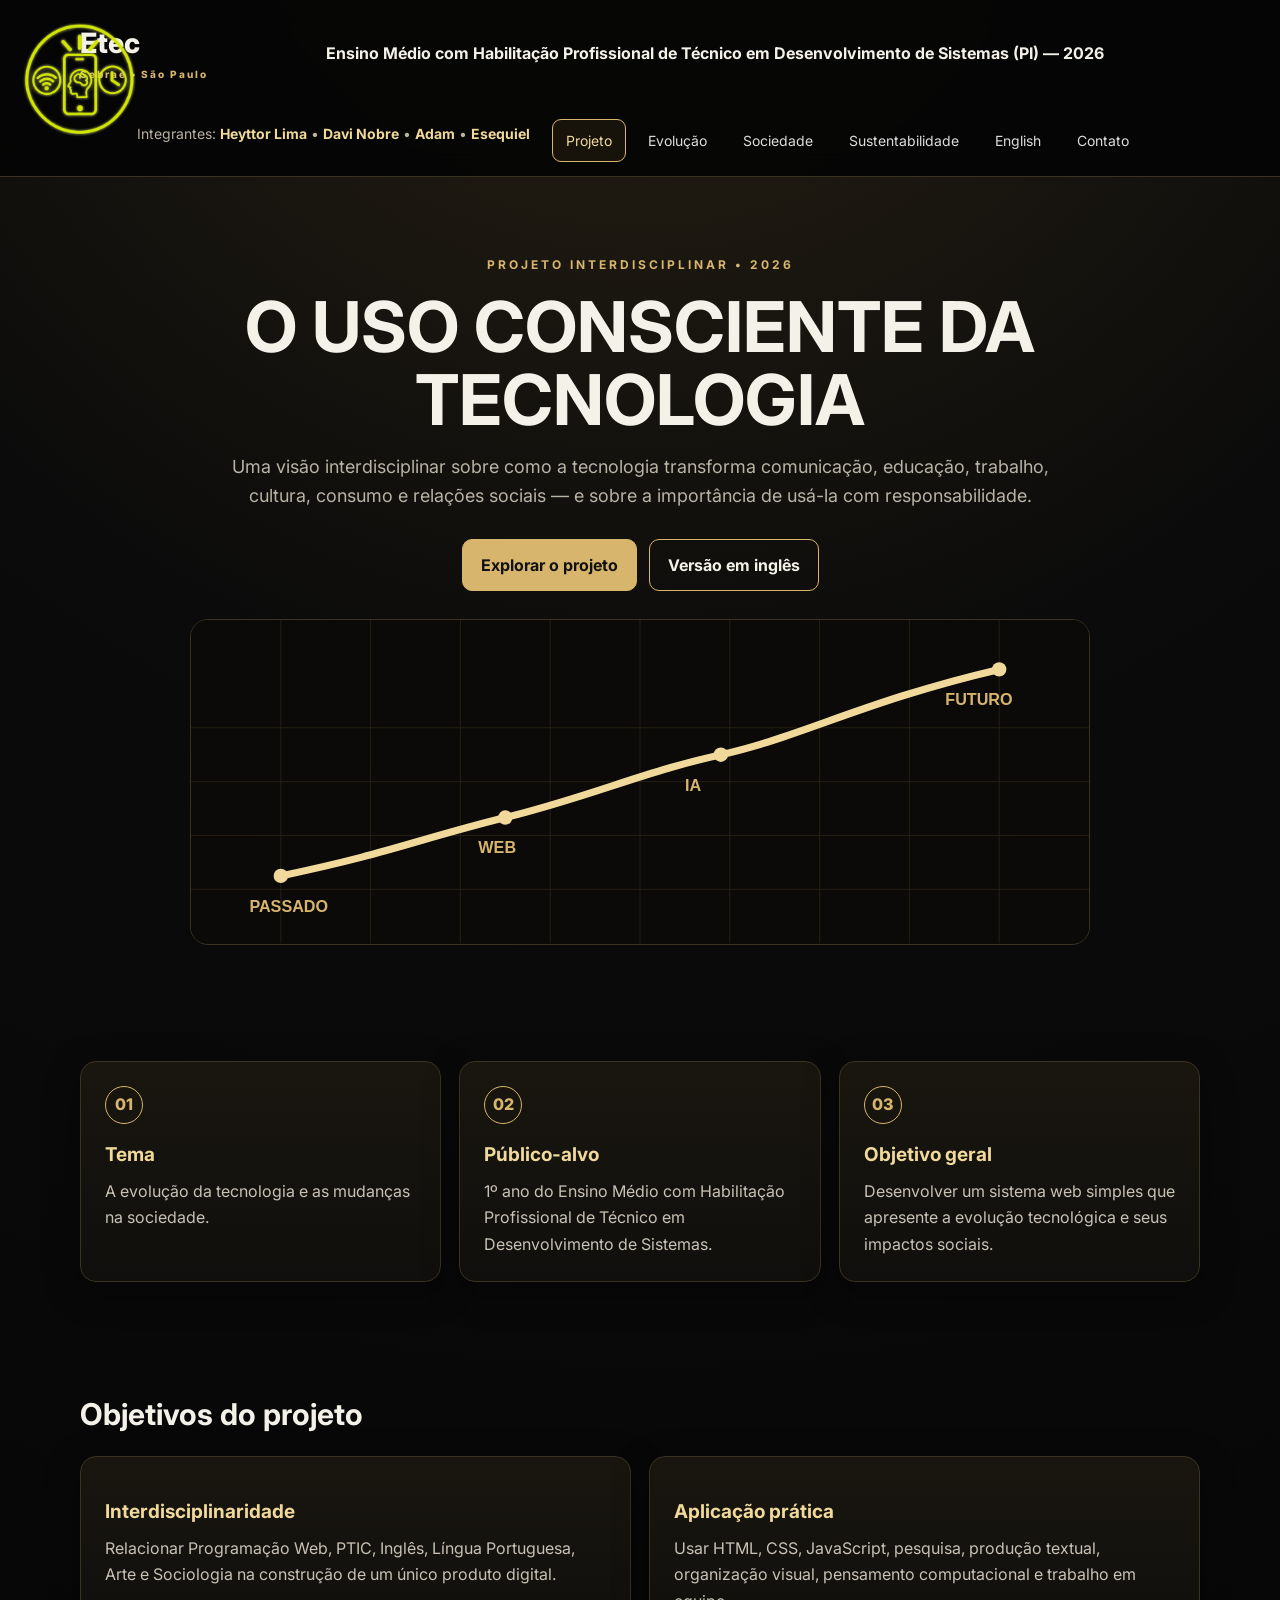
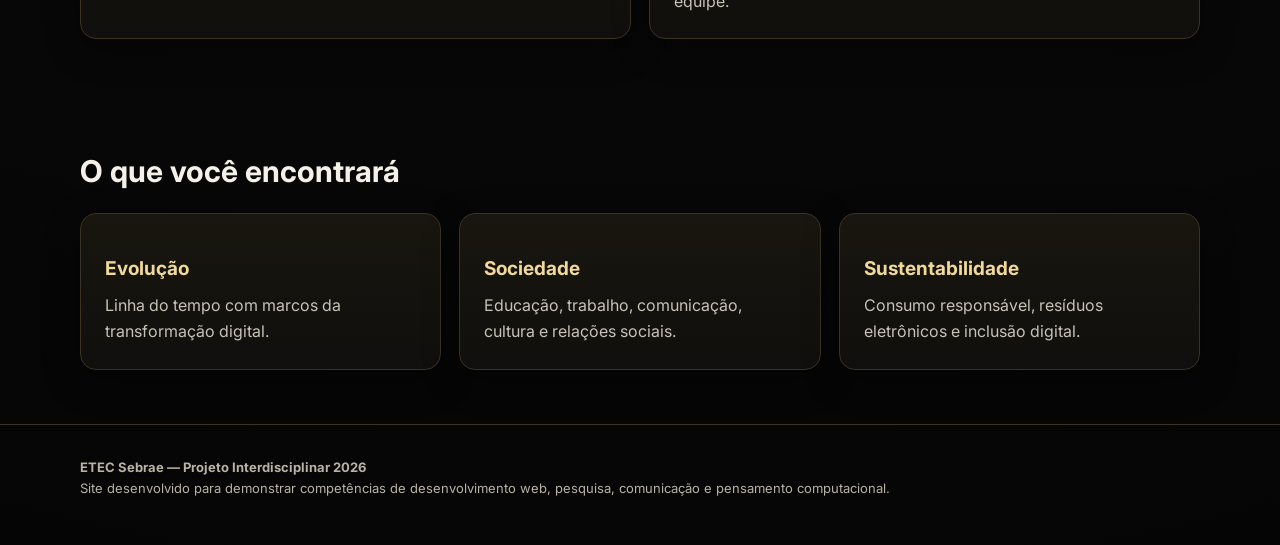
<file: index.html>
<!doctype html>
<html lang="pt-BR">
<head>
    <meta charset="utf-8">
    <meta name="viewport" content="width=device-width,initial-scale=1">
    <title>evoluA ção da tecnologia e as mudanças na sociedade | ETEC Sebrae</title>
    <link rel="stylesheet" href="style.css">
</head>

<body>

<header class="top">
    <div class="container">
        <div class="logo-container">
    <img src="logo.png" alt="Logo do site">
</div>
        <div class="brandline">
            <div class="brand">
                Etec
                <span>Sebrae • São Paulo</span>
            </div>

         

        <div class="project-title">
            Ensino Médio com Habilitação Profissional de Técnico em Desenvolvimento de Sistemas (PI) — 2026
        </div>

        <div class="members">
            Integrantes:
            <strong>Heyttor Lima</strong> •
            <strong>Davi Nobre</strong> •
            <strong>Adam</strong> •
            <strong>Esequiel</strong>
        </div>

        <button class="menu-btn">☰ Menu</button>

        <nav>
            <a class="active" href="index.html">Projeto</a>
            <a href="evolucao.html">Evolução</a>
            <a href="sociedade.html">Sociedade</a>
            <a href="sustentabilidade.html">Sustentabilidade</a>
            <a href="ingles.html">English</a>
            <a href="contato.html">Contato</a>
        </nav>

    </div>
</header>

<main>

<section class="hero">
    <div class="container">

        <div class="kicker">
            Projeto Interdisciplinar • 2026
        </div>

        <h1>
             O USO CONSCIENTE DA TECNOLOGIA
        </h1>

        <p class="lead">
            Uma visão interdisciplinar sobre como a tecnologia transforma
            comunicação, educação, trabalho, cultura, consumo e relações sociais
            — e sobre a importância de usá-la com responsabilidade.
        </p>

        <div class="btns">
            <a class="btn primary" href="evolucao.html">
                Explorar o projeto
            </a>

            <a class="btn" href="ingles.html">
                Versão em inglês
            </a>
        </div>

        <div class="art">

            <svg viewBox="0 0 1000 360"
                 xmlns="http://www.w3.org/2000/svg">

                <rect width="1000"
                      height="360"
                      fill="#0b0a08"/>

                <g stroke="#3d311e" opacity=".6">

                    <path d="M0 300H1000"/>
                    <path d="M0 240H1000"/>
                    <path d="M0 180H1000"/>
                    <path d="M0 120H1000"/>

                    <path d="M100 0V360"/>
                    <path d="M200 0V360"/>
                    <path d="M300 0V360"/>
                    <path d="M400 0V360"/>
                    <path d="M500 0V360"/>
                    <path d="M600 0V360"/>
                    <path d="M700 0V360"/>
                    <path d="M800 0V360"/>
                    <path d="M900 0V360"/>

                </g>

                <path
                    d="M100 285
                    C220 260 250 245 350 220
                    S500 170 590 150
                    S750 90 900 55"
                    fill="none"
                    stroke="#f0d99a"
                    stroke-width="8"/>

                <g fill="#f0d99a">
                    <circle cx="100" cy="285" r="8"/>
                    <circle cx="350" cy="220" r="8"/>
                    <circle cx="590" cy="150" r="8"/>
                    <circle cx="900" cy="55" r="8"/>
                </g>

                <g
                    fill="#d7b56d"
                    font-family="Arial"
                    font-weight="700">

                    <text x="65" y="325" font-size="18">
                        PASSADO
                    </text>

                    <text x="320" y="260" font-size="18">
                        WEB
                    </text>

                    <text x="550" y="190" font-size="18">
                        IA
                    </text>

                    <text x="840" y="95" font-size="18">
                        FUTURO
                    </text>

                </g>

            </svg>

        </div>

    </div>
</section>


<section>

    <div class="container">

        <div class="grid">

            <article class="card reveal">

                <div class="number">
                    01
                </div>

                <h3>Tema</h3>

                <p>
                    A evolução da tecnologia e as mudanças na sociedade.
                </p>

            </article>


            <article class="card reveal">

                <div class="number">
                    02
                </div>

                <h3>Público-alvo</h3>

                <p>
                    1º ano do Ensino Médio com Habilitação Profissional
                    de Técnico em Desenvolvimento de Sistemas.
                </p>

            </article>


            <article class="card reveal">

                <div class="number">
                    03
                </div>

                <h3>Objetivo geral</h3>

                <p>
                    Desenvolver um sistema web simples que apresente
                    a evolução tecnológica e seus impactos sociais.
                </p>

            </article>

        </div>

    </div>

</section>


<section>

    <div class="container">

        <h2>
            Objetivos do projeto
        </h2>

        <div class="grid2">

            <article class="card reveal">

                <h3>
                    Interdisciplinaridade
                </h3>

                <p>
                    Relacionar Programação Web, PTIC, Inglês,
                    Língua Portuguesa, Arte e Sociologia na construção
                    de um único produto digital.
                </p>

            </article>


            <article class="card reveal">

                <h3>
                    Aplicação prática
                </h3>

                <p>
                    Usar HTML, CSS, JavaScript, pesquisa,
                    produção textual, organização visual,
                    pensamento computacional e trabalho em equipe.
                </p>

            </article>

        </div>

    </div>

</section>


<section>

    <div class="container">

        <h2>
            O que você encontrará
        </h2>

        <div class="grid">

            <article class="card reveal">

                <h3>
                    Evolução
                </h3>

                <p>
                    Linha do tempo com marcos da transformação digital.
                </p>

            </article>


            <article class="card reveal">

                <h3>
                    Sociedade
                </h3>

                <p>
                    Educação, trabalho, comunicação, cultura e relações sociais.
                </p>

            </article>


            <article class="card reveal">

                <h3>
                    Sustentabilidade
                </h3>

                <p>
                    Consumo responsável, resíduos eletrônicos e inclusão digital.
                </p>

            </article>

        </div>

    </div>

</section>

</main>


<footer>

    <div class="container">

        <p>
            <strong>
                ETEC Sebrae — Projeto Interdisciplinar 2026
            </strong>
        </p>

        <p>
            Site desenvolvido para demonstrar competências de desenvolvimento
            web, pesquisa, comunicação e pensamento computacional.
        </p>

    </div>

</footer>


<script src="script.js"></script>

</body>
</html>
</file>
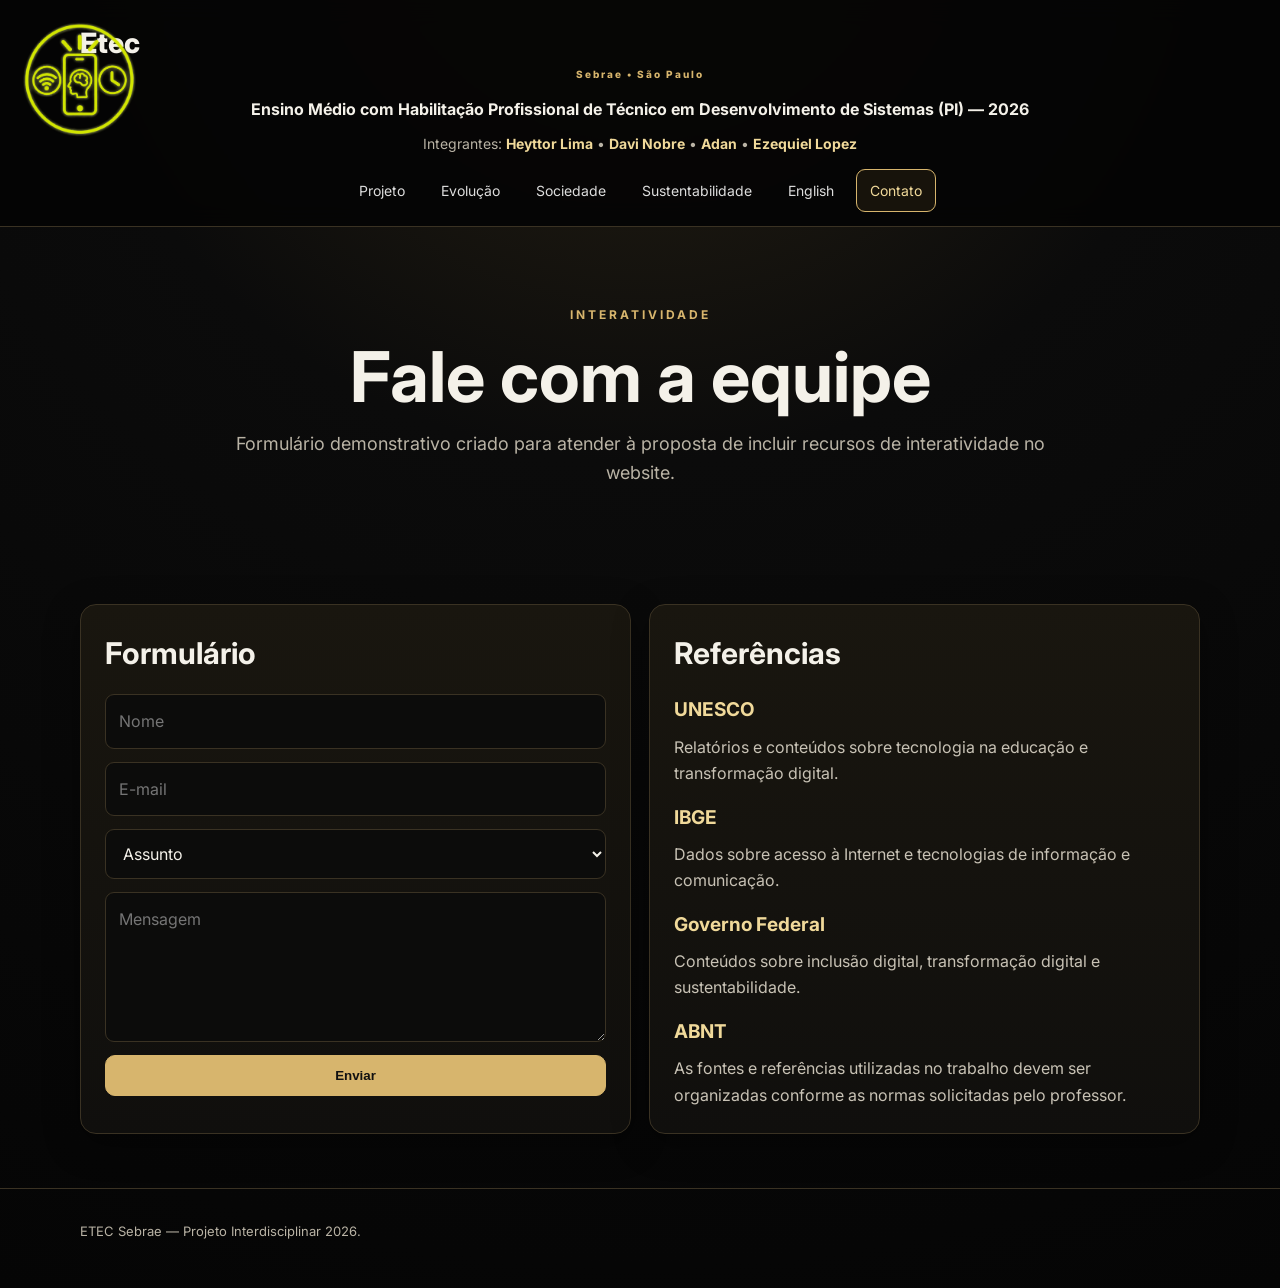
<file: contato.html>
<!DOCTYPE html>
<html lang="pt-BR">

<head>

    <meta charset="UTF-8">
    <meta name="viewport" content="width=device-width, initial-scale=1.0">

    <title>Contato e Referências</title>

    <link rel="stylesheet" href="style.css">

</head>

<body>

<header class="top">

    <div class="container">

        <div class="logo-container">
    <img src="logo.png" alt="Logo do site">
   </div>
            <div class="brand">
                Etec
                <span>Sebrae • São Paulo</span>
            </div>


        </div>

        <div class="project-title">
            Ensino Médio com Habilitação Profissional de Técnico em Desenvolvimento de Sistemas (PI) — 2026
        </div>

        <div class="members">

            Integrantes:

            <strong>Heyttor Lima</strong> •
            <strong>Davi Nobre</strong> •
            <strong>Adan</strong> •
            <strong>Ezequiel Lopez</strong>

        </div>

        <button class="menu-btn">
            ☰ Menu
        </button>

        <nav>

            <a href="index.html">
                Projeto
            </a>

            <a href="evolucao.html">
                Evolução
            </a>

            <a href="sociedade.html">
                Sociedade
            </a>

            <a href="sustentabilidade.html">
                Sustentabilidade
            </a>

            <a href="ingles.html">
                English
            </a>

            <a class="active" href="contato.html">
                Contato
            </a>

        </nav>

    </div>

</header>


<main>

<section class="hero">

    <div class="container">

        <div class="kicker">
            Interatividade
        </div>

        <h1>
            Fale com a equipe
        </h1>

        <p class="lead">
            Formulário demonstrativo criado para atender à proposta
            de incluir recursos de interatividade no website.
        </p>

    </div>

</section>


<section>

    <div class="container grid2">


        <div class="card">

            <h2>
                Formulário
            </h2>

            <form class="form">

                <input
                    required
                    type="text"
                    placeholder="Nome">


                <input
                    required
                    type="email"
                    placeholder="E-mail">


                <select required>

                    <option value="">
                        Assunto
                    </option>

                    <option>
                        Projeto
                    </option>

                    <option>
                        Tecnologia
                    </option>

                    <option>
                        Sustentabilidade
                    </option>

                </select>


                <textarea
                    required
                    placeholder="Mensagem"></textarea>


                <button
                    class="btn primary"
                    type="submit">

                    Enviar

                </button>


                <p class="form-msg"></p>

            </form>

        </div>


        <div class="card">

            <h2>
                Referências
            </h2>


            <h3>
                UNESCO
            </h3>

            <p>
                Relatórios e conteúdos sobre tecnologia na educação
                e transformação digital.
            </p>


            <h3>
                IBGE
            </h3>

            <p>
                Dados sobre acesso à Internet e tecnologias
                de informação e comunicação.
            </p>


            <h3>
                Governo Federal
            </h3>

            <p>
                Conteúdos sobre inclusão digital,
                transformação digital e sustentabilidade.
            </p>


            <h3>
                ABNT
            </h3>

            <p>
                As fontes e referências utilizadas no trabalho
                devem ser organizadas conforme as normas solicitadas
                pelo professor.
            </p>

        </div>


    </div>

</section>

</main>


<footer>

    <div class="container">

        <p>
            ETEC Sebrae — Projeto Interdisciplinar 2026.
        </p>

    </div>

</footer>


<script src="script.js"></script>

</body>

</html>
</file>
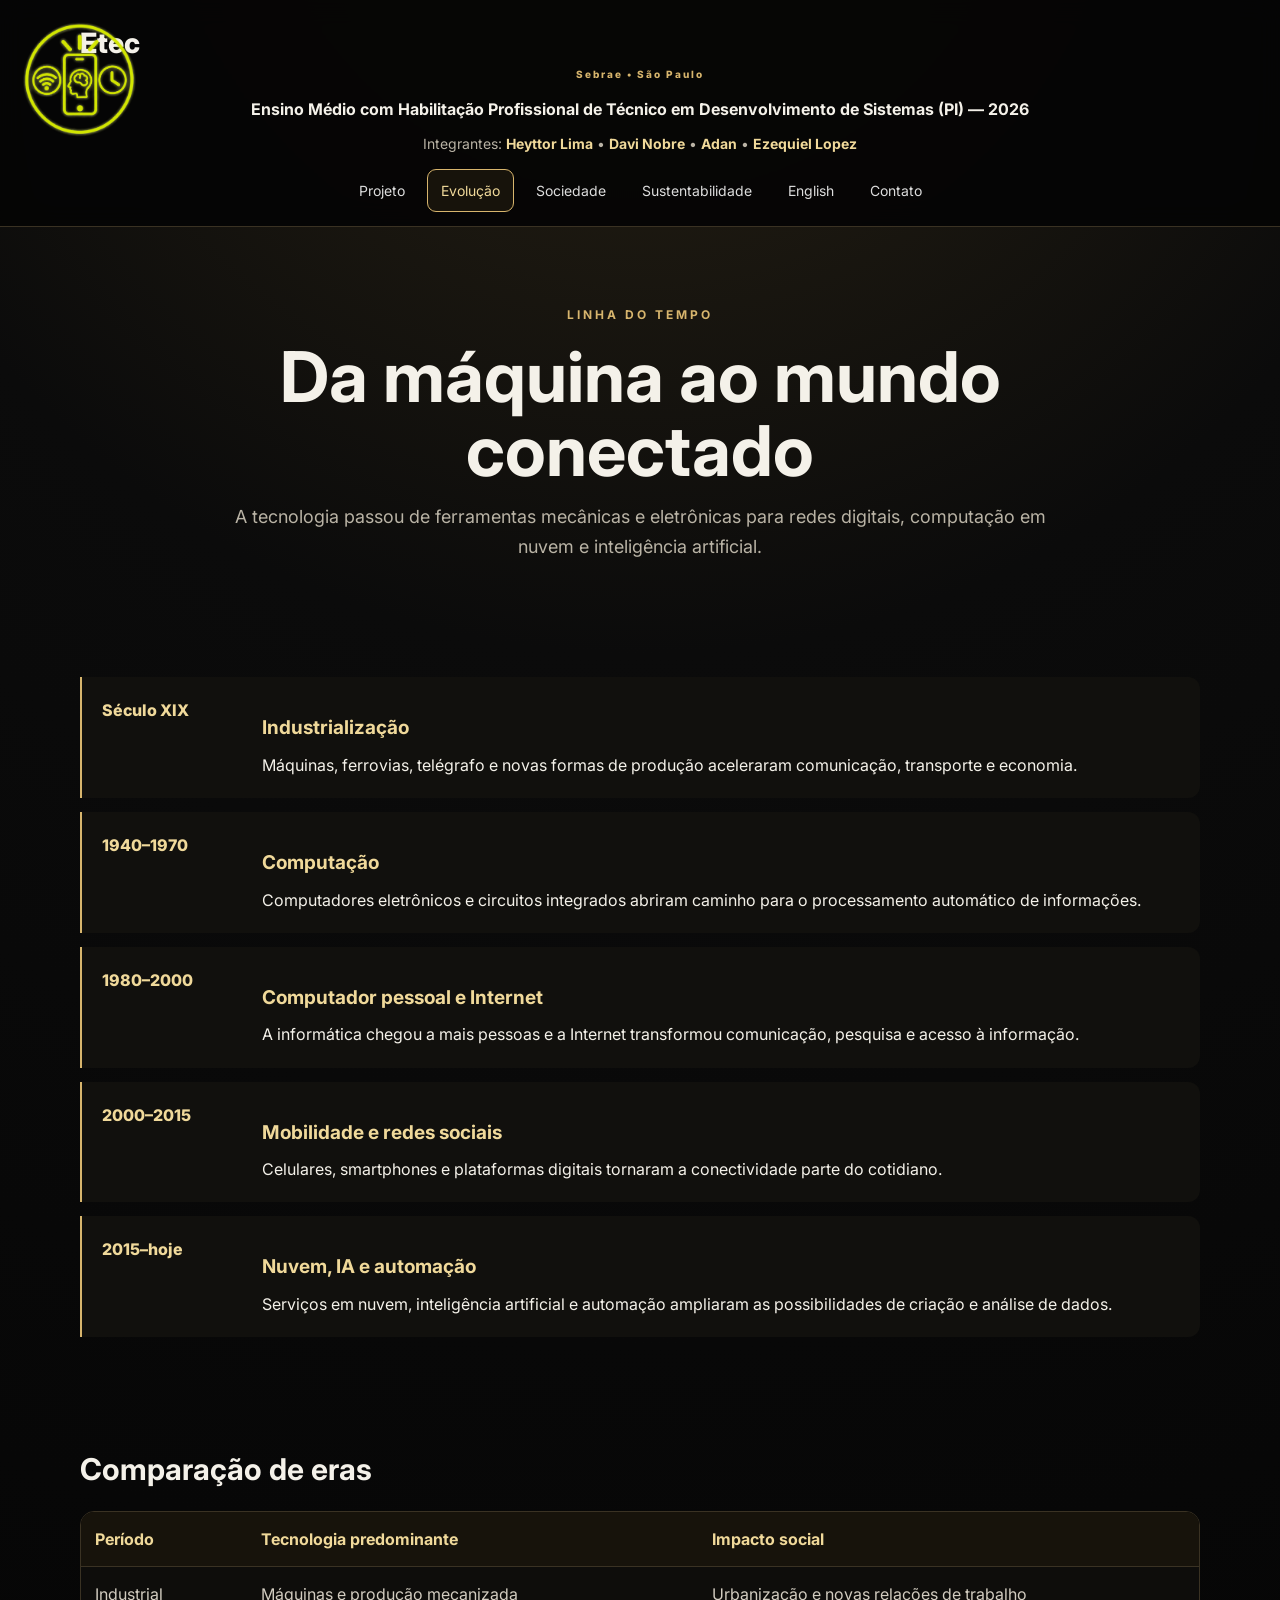
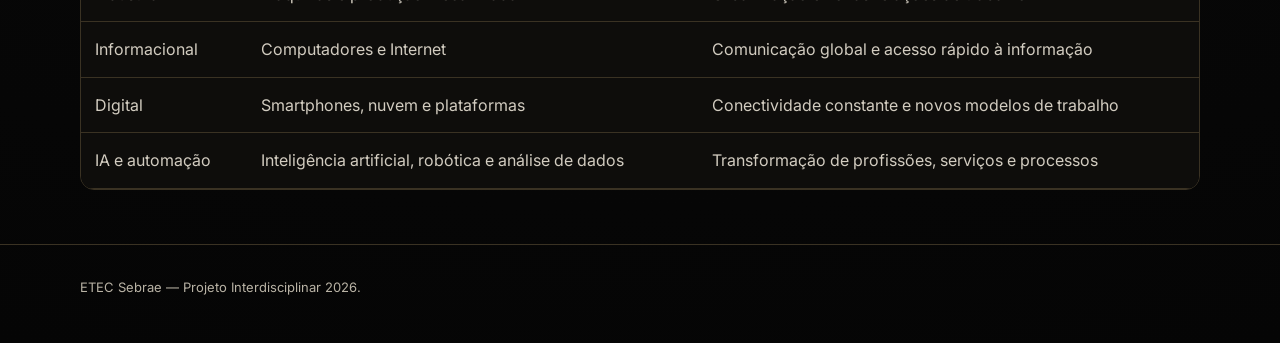
<file: evolucao.html>
<!DOCTYPE html>
<html lang="pt-BR">

<head>

    <meta charset="UTF-8">
    <meta name="viewport" content="width=device-width, initial-scale=1.0">

    <title>Evolução da Tecnologia</title>

    <link rel="stylesheet" href="style.css">

</head>

<body>

<header class="top">

    <div class="container">
       <div class="logo-container">
    <img src="logo.png" alt="Logo do site">
</div>
            <div class="brand">
                Etec
                <span>Sebrae • São Paulo</span>
            </div>

           

        </div>

        <div class="project-title">
            Ensino Médio com Habilitação Profissional de Técnico em Desenvolvimento de Sistemas (PI) — 2026
        </div>

        <div class="members">

            Integrantes:

            <strong>Heyttor Lima</strong> •
            <strong>Davi Nobre</strong> •
            <strong>Adan</strong> •
            <strong>Ezequiel Lopez</strong>

        </div>

        <button class="menu-btn">
            ☰ Menu
        </button>

        <nav>

            <a href="index.html">
                Projeto
            </a>

            <a class="active" href="evolucao.html">
                Evolução
            </a>

            <a href="sociedade.html">
                Sociedade
            </a>

            <a href="sustentabilidade.html">
                Sustentabilidade
            </a>

            <a href="ingles.html">
                English
            </a>

            <a href="contato.html">
                Contato
            </a>

        </nav>

    </div>

</header>


<main>

<section class="hero">

    <div class="container">

        <div class="kicker">
            Linha do tempo
        </div>

        <h1>
            Da máquina ao mundo conectado
        </h1>

        <p class="lead">
            A tecnologia passou de ferramentas mecânicas e eletrônicas
            para redes digitais, computação em nuvem e inteligência artificial.
        </p>

    </div>

</section>


<section>

    <div class="container">

        <div class="timeline">


            <div class="item reveal">

                <div class="year">
                    Século XIX
                </div>

                <div>

                    <h3>
                        Industrialização
                    </h3>

                    <p>
                        Máquinas, ferrovias, telégrafo e novas formas
                        de produção aceleraram comunicação, transporte
                        e economia.
                    </p>

                </div>

            </div>


            <div class="item reveal">

                <div class="year">
                    1940–1970
                </div>

                <div>

                    <h3>
                        Computação
                    </h3>

                    <p>
                        Computadores eletrônicos e circuitos integrados
                        abriram caminho para o processamento automático
                        de informações.
                    </p>

                </div>

            </div>


            <div class="item reveal">

                <div class="year">
                    1980–2000
                </div>

                <div>

                    <h3>
                        Computador pessoal e Internet
                    </h3>

                    <p>
                        A informática chegou a mais pessoas e a Internet
                        transformou comunicação, pesquisa e acesso à informação.
                    </p>

                </div>

            </div>


            <div class="item reveal">

                <div class="year">
                    2000–2015
                </div>

                <div>

                    <h3>
                        Mobilidade e redes sociais
                    </h3>

                    <p>
                        Celulares, smartphones e plataformas digitais
                        tornaram a conectividade parte do cotidiano.
                    </p>

                </div>

            </div>


            <div class="item reveal">

                <div class="year">
                    2015–hoje
                </div>

                <div>

                    <h3>
                        Nuvem, IA e automação
                    </h3>

                    <p>
                        Serviços em nuvem, inteligência artificial e automação
                        ampliaram as possibilidades de criação e análise de dados.
                    </p>

                </div>

            </div>


        </div>

    </div>

</section>


<section>

    <div class="container">

        <h2>
            Comparação de eras
        </h2>

        <div class="table-wrap">

            <table>

                <tr>

                    <th>
                        Período
                    </th>

                    <th>
                        Tecnologia predominante
                    </th>

                    <th>
                        Impacto social
                    </th>

                </tr>


                <tr>

                    <td>
                        Industrial
                    </td>

                    <td>
                        Máquinas e produção mecanizada
                    </td>

                    <td>
                        Urbanização e novas relações de trabalho
                    </td>

                </tr>


                <tr>

                    <td>
                        Informacional
                    </td>

                    <td>
                        Computadores e Internet
                    </td>

                    <td>
                        Comunicação global e acesso rápido à informação
                    </td>

                </tr>


                <tr>

                    <td>
                        Digital
                    </td>

                    <td>
                        Smartphones, nuvem e plataformas
                    </td>

                    <td>
                        Conectividade constante e novos modelos de trabalho
                    </td>

                </tr>


                <tr>

                    <td>
                        IA e automação
                    </td>

                    <td>
                        Inteligência artificial, robótica e análise de dados
                    </td>

                    <td>
                        Transformação de profissões, serviços e processos
                    </td>

                </tr>

            </table>

        </div>

    </div>

</section>

</main>


<footer>

    <div class="container">

        <p>
            ETEC Sebrae — Projeto Interdisciplinar 2026.
        </p>

    </div>

</footer>


<script src="script.js"></script>

</body>

</html>
</file>
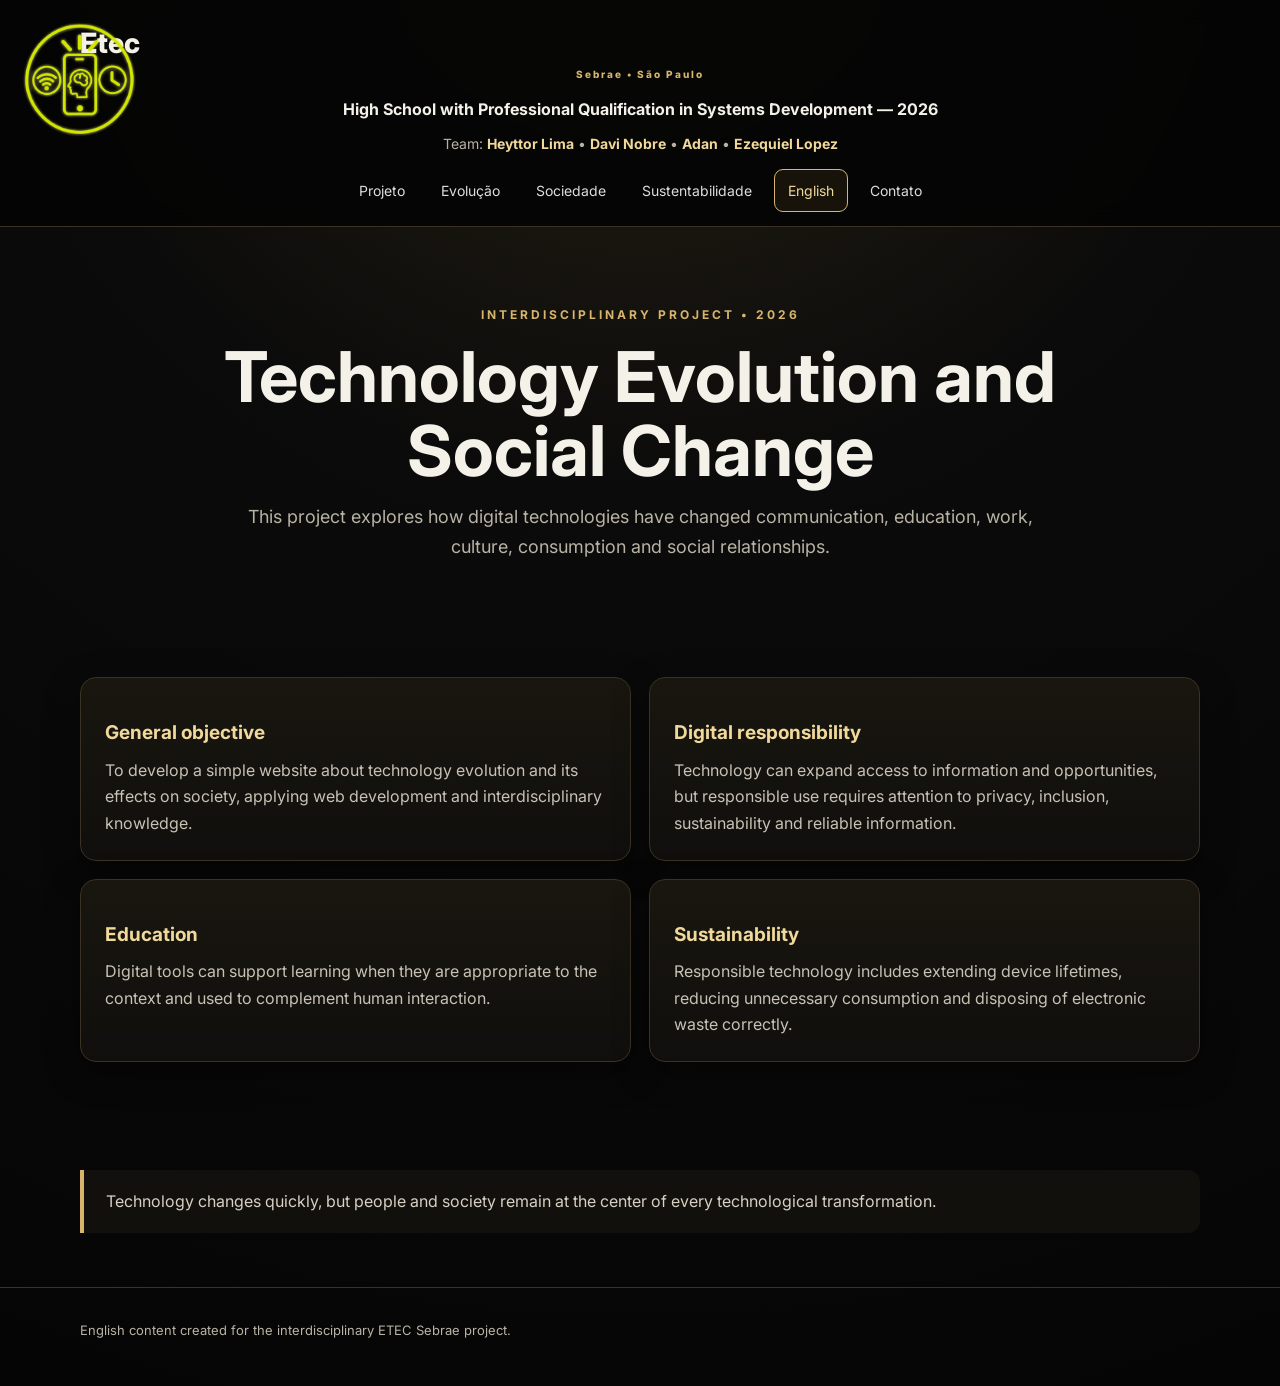
<file: ingles.html>
<!DOCTYPE html>
<html lang="en">

<head>

    <meta charset="UTF-8">
    <meta name="viewport" content="width=device-width, initial-scale=1.0">

    <title>Technology Evolution and Social Change</title>

    <link rel="stylesheet" href="style.css">

</head>

<body>

<header class="top">

    <div class="container">

         <div class="logo-container">
    <img src="logo.png" alt="Logo do site">
</div>
            <div class="brand">
                Etec
                <span>Sebrae • São Paulo</span>
            </div>

        

        </div>

        <div class="project-title">
            High School with Professional Qualification in Systems Development — 2026
        </div>

        <div class="members">

            Team:

            <strong>Heyttor Lima</strong> •
            <strong>Davi Nobre</strong> •
            <strong>Adan</strong> •
            <strong>Ezequiel Lopez</strong>

        </div>

        <button class="menu-btn">
            ☰ Menu
        </button>

        <nav>

            <a href="index.html">
                Projeto
            </a>

            <a href="evolucao.html">
                Evolução
            </a>

            <a href="sociedade.html">
                Sociedade
            </a>

            <a href="sustentabilidade.html">
                Sustentabilidade
            </a>

            <a class="active" href="ingles.html">
                English
            </a>

            <a href="contato.html">
                Contato
            </a>

        </nav>

    </div>

</header>


<main>

<section class="hero">

    <div class="container">

        <div class="kicker">
            Interdisciplinary Project • 2026
        </div>

        <h1>
            Technology Evolution and Social Change
        </h1>

        <p class="lead">
            This project explores how digital technologies have changed
            communication, education, work, culture, consumption
            and social relationships.
        </p>

    </div>

</section>


<section>

    <div class="container">

        <div class="grid2">


            <article class="card reveal">

                <h3>
                    General objective
                </h3>

                <p>
                    To develop a simple website about technology evolution
                    and its effects on society, applying web development
                    and interdisciplinary knowledge.
                </p>

            </article>


            <article class="card reveal">

                <h3>
                    Digital responsibility
                </h3>

                <p>
                    Technology can expand access to information and opportunities,
                    but responsible use requires attention to privacy,
                    inclusion, sustainability and reliable information.
                </p>

            </article>


            <article class="card reveal">

                <h3>
                    Education
                </h3>

                <p>
                    Digital tools can support learning when they are appropriate
                    to the context and used to complement human interaction.
                </p>

            </article>


            <article class="card reveal">

                <h3>
                    Sustainability
                </h3>

                <p>
                    Responsible technology includes extending device lifetimes,
                    reducing unnecessary consumption and disposing of electronic
                    waste correctly.
                </p>

            </article>


        </div>

    </div>

</section>


<section>

    <div class="container">

        <div class="quote">

            Technology changes quickly, but people and society remain
            at the center of every technological transformation.

        </div>

    </div>

</section>

</main>


<footer>

    <div class="container">

        <p>
            English content created for the interdisciplinary ETEC Sebrae project.
        </p>

    </div>

</footer>


<script src="script.js"></script>

</body>

</html>
</file>
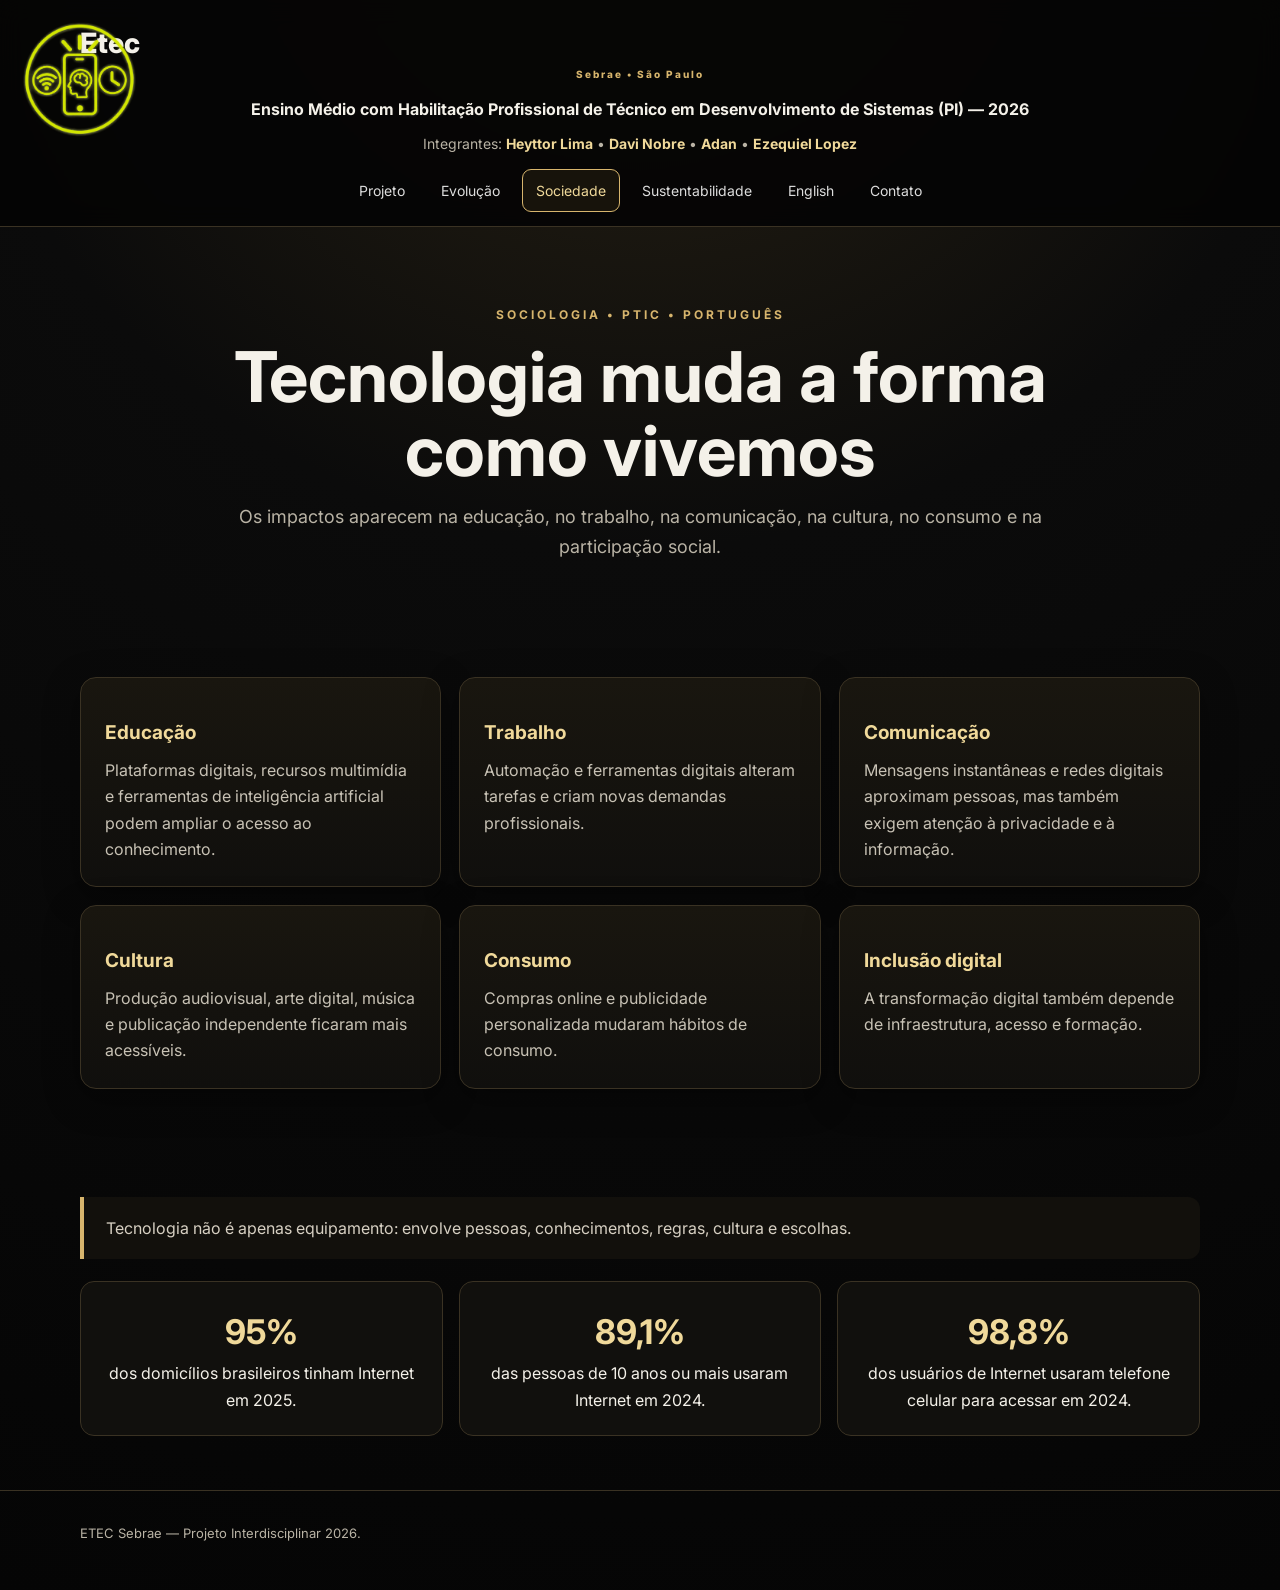
<file: sociedade.html>
<!DOCTYPE html>
<html lang="pt-BR">

<head>

    <meta charset="UTF-8">
    <meta name="viewport" content="width=device-width, initial-scale=1.0">

    <title>Tecnologia e Sociedade</title>

    <link rel="stylesheet" href="style.css">

</head>

<body>

<header class="top">

    <div class="container">

         <div class="logo-container">
    <img src="logo.png" alt="Logo do site">
</div>
            <div class="brand">
                Etec
                <span>Sebrae • São Paulo</span>
            </div>

        

        </div>

        <div class="project-title">
            Ensino Médio com Habilitação Profissional de Técnico em Desenvolvimento de Sistemas (PI) — 2026
        </div>

        <div class="members">

            Integrantes:

            <strong>Heyttor Lima</strong> •
            <strong>Davi Nobre</strong> •
            <strong>Adan</strong> •
            <strong>Ezequiel Lopez</strong>

        </div>

        <button class="menu-btn">
            ☰ Menu
        </button>

        <nav>

            <a href="index.html">
                Projeto
            </a>

            <a href="evolucao.html">
                Evolução
            </a>

            <a class="active" href="sociedade.html">
                Sociedade
            </a>

            <a href="sustentabilidade.html">
                Sustentabilidade
            </a>

            <a href="ingles.html">
                English
            </a>

            <a href="contato.html">
                Contato
            </a>

        </nav>

    </div>

</header>


<main>

<section class="hero">

    <div class="container">

        <div class="kicker">
            Sociologia • PTIC • Português
        </div>

        <h1>
            Tecnologia muda a forma como vivemos
        </h1>

        <p class="lead">
            Os impactos aparecem na educação, no trabalho,
            na comunicação, na cultura, no consumo e na participação social.
        </p>

    </div>

</section>


<section>

    <div class="container">

        <div class="grid">


            <article class="card reveal">

                <h3>
                    Educação
                </h3>

                <p>
                    Plataformas digitais, recursos multimídia e ferramentas
                    de inteligência artificial podem ampliar o acesso ao conhecimento.
                </p>

            </article>


            <article class="card reveal">

                <h3>
                    Trabalho
                </h3>

                <p>
                    Automação e ferramentas digitais alteram tarefas
                    e criam novas demandas profissionais.
                </p>

            </article>


            <article class="card reveal">

                <h3>
                    Comunicação
                </h3>

                <p>
                    Mensagens instantâneas e redes digitais aproximam pessoas,
                    mas também exigem atenção à privacidade e à informação.
                </p>

            </article>


            <article class="card reveal">

                <h3>
                    Cultura
                </h3>

                <p>
                    Produção audiovisual, arte digital, música e publicação
                    independente ficaram mais acessíveis.
                </p>

            </article>


            <article class="card reveal">

                <h3>
                    Consumo
                </h3>

                <p>
                    Compras online e publicidade personalizada
                    mudaram hábitos de consumo.
                </p>

            </article>


            <article class="card reveal">

                <h3>
                    Inclusão digital
                </h3>

                <p>
                    A transformação digital também depende de infraestrutura,
                    acesso e formação.
                </p>

            </article>


        </div>

    </div>

</section>


<section>

    <div class="container">

        <div class="quote">

            Tecnologia não é apenas equipamento:
            envolve pessoas, conhecimentos, regras,
            cultura e escolhas.

        </div>


        <div class="stats">


            <div class="stat">

                <strong>
                    95%
                </strong>

                <span>
                    dos domicílios brasileiros tinham Internet em 2025.
                </span>

            </div>


            <div class="stat">

                <strong>
                    89,1%
                </strong>

                <span>
                    das pessoas de 10 anos ou mais usaram Internet em 2024.
                </span>

            </div>


            <div class="stat">

                <strong>
                    98,8%
                </strong>

                <span>
                    dos usuários de Internet usaram telefone celular para acessar em 2024.
                </span>

            </div>


        </div>

    </div>

</section>

</main>


<footer>

    <div class="container">

        <p>
            ETEC Sebrae — Projeto Interdisciplinar 2026.
        </p>

    </div>

</footer>


<script src="script.js"></script>

</body>

</html>
</file>
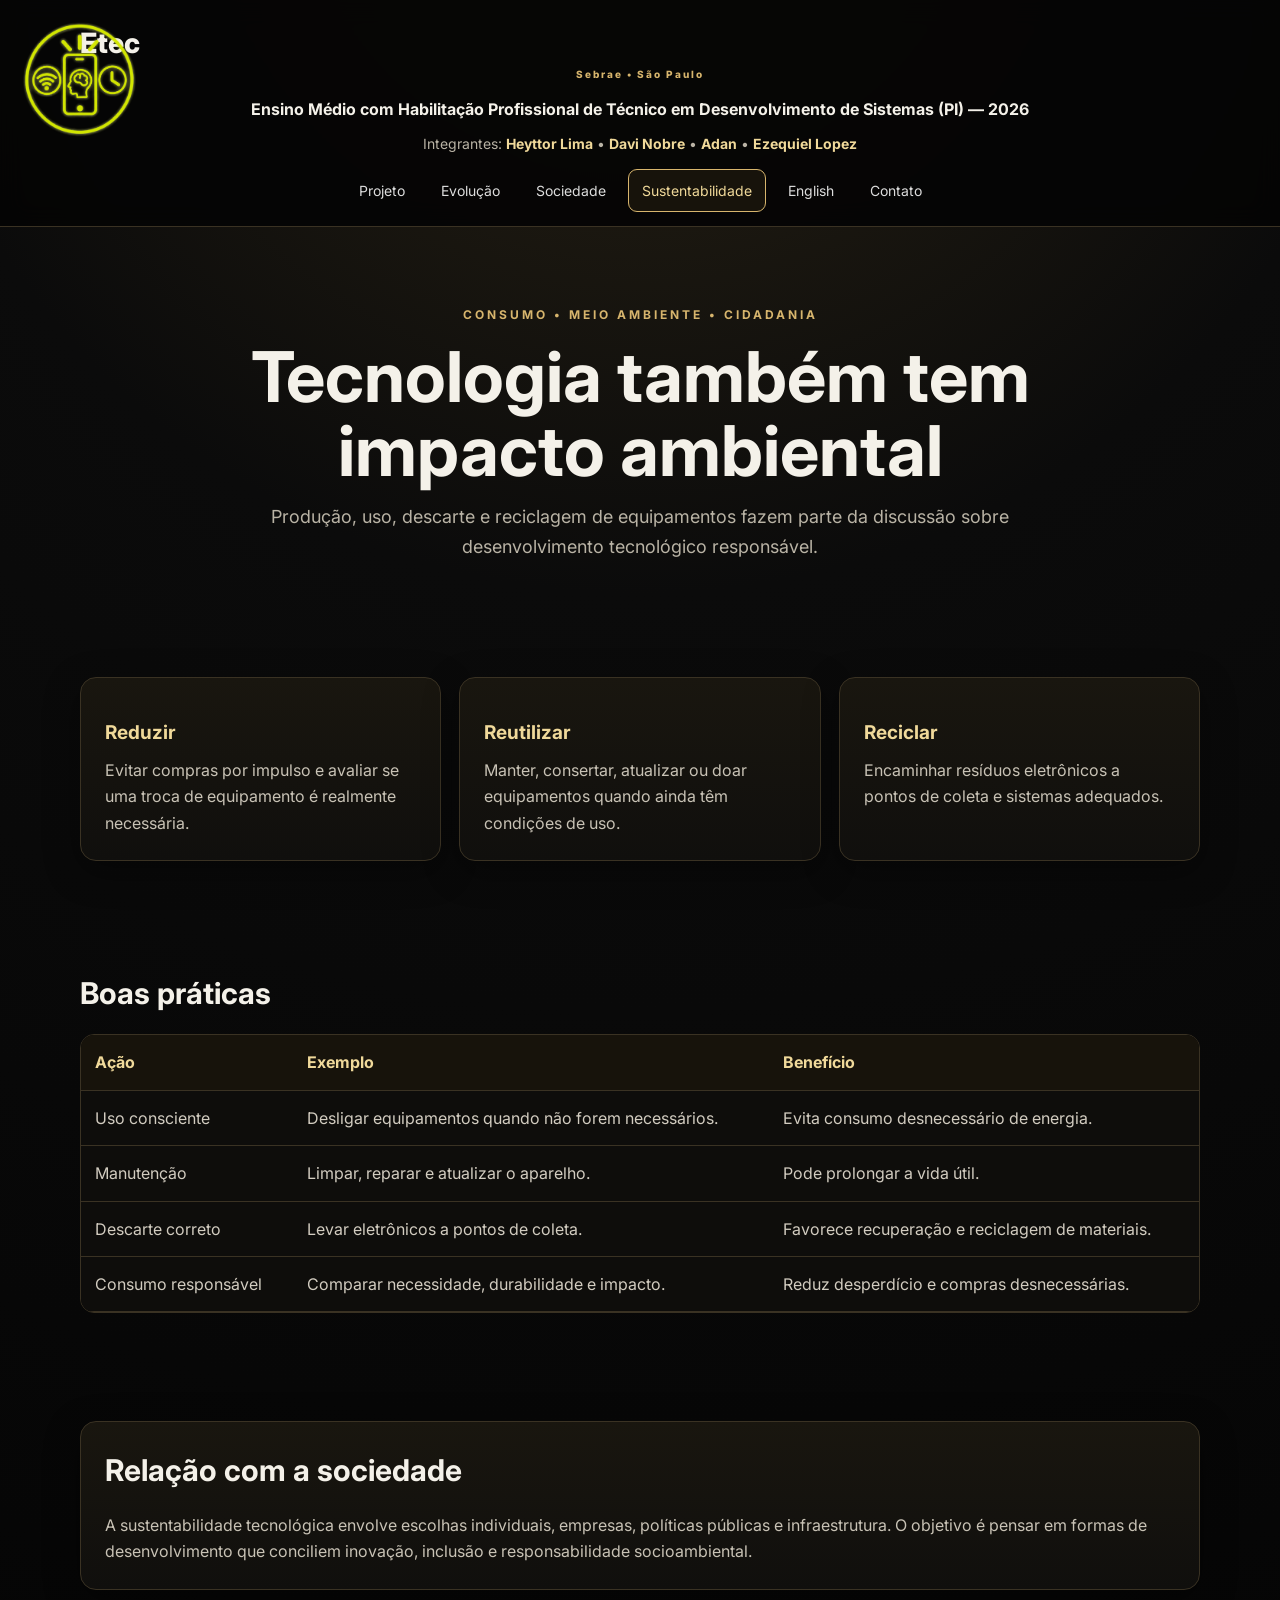
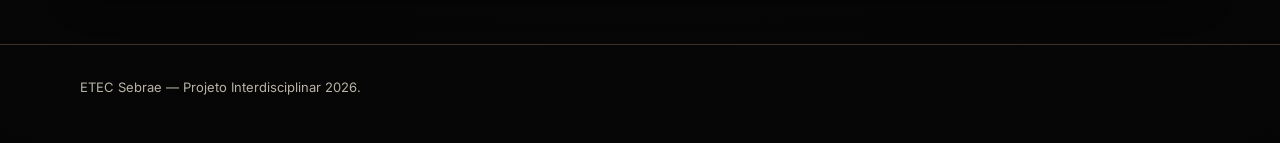
<file: sustentabilidade.html>
<!DOCTYPE html>
<html lang="pt-BR">

<head>

    <meta charset="UTF-8">
    <meta name="viewport" content="width=device-width, initial-scale=1.0">

    <title>Tecnologia e Sustentabilidade</title>

    <link rel="stylesheet" href="style.css">

</head>

<body>

<header class="top">
   <div class="logo-container">
    <img src="logo.png" alt="Logo do site">
</div>
    <div class="container">

      
            <div class="brand">
                Etec
                <span>Sebrae • São Paulo</span>
            </div>

         

        </div>

        <div class="project-title">
            Ensino Médio com Habilitação Profissional de Técnico em Desenvolvimento de Sistemas (PI) — 2026
        </div>

        <div class="members">

            Integrantes:

            <strong>Heyttor Lima</strong> •
            <strong>Davi Nobre</strong> •
            <strong>Adan</strong> •
            <strong>Ezequiel Lopez</strong>

        </div>

        <button class="menu-btn">
            ☰ Menu
        </button>

        <nav>

            <a href="index.html">
                Projeto
            </a>

            <a href="evolucao.html">
                Evolução
            </a>

            <a href="sociedade.html">
                Sociedade
            </a>

            <a class="active" href="sustentabilidade.html">
                Sustentabilidade
            </a>

            <a href="ingles.html">
                English
            </a>

            <a href="contato.html">
                Contato
            </a>

        </nav>

    </div>

</header>


<main>

<section class="hero">

    <div class="container">

        <div class="kicker">
            Consumo • Meio ambiente • Cidadania
        </div>

        <h1>
            Tecnologia também tem impacto ambiental
        </h1>

        <p class="lead">
            Produção, uso, descarte e reciclagem de equipamentos
            fazem parte da discussão sobre desenvolvimento tecnológico responsável.
        </p>

    </div>

</section>


<section>

    <div class="container">

        <div class="grid">


            <article class="card reveal">

                <h3>
                    Reduzir
                </h3>

                <p>
                    Evitar compras por impulso e avaliar se uma troca
                    de equipamento é realmente necessária.
                </p>

            </article>


            <article class="card reveal">

                <h3>
                    Reutilizar
                </h3>

                <p>
                    Manter, consertar, atualizar ou doar equipamentos
                    quando ainda têm condições de uso.
                </p>

            </article>


            <article class="card reveal">

                <h3>
                    Reciclar
                </h3>

                <p>
                    Encaminhar resíduos eletrônicos a pontos de coleta
                    e sistemas adequados.
                </p>

            </article>


        </div>

    </div>

</section>


<section>

    <div class="container">

        <h2>
            Boas práticas
        </h2>

        <div class="table-wrap">

            <table>

                <tr>

                    <th>
                        Ação
                    </th>

                    <th>
                        Exemplo
                    </th>

                    <th>
                        Benefício
                    </th>

                </tr>


                <tr>

                    <td>
                        Uso consciente
                    </td>

                    <td>
                        Desligar equipamentos quando não forem necessários.
                    </td>

                    <td>
                        Evita consumo desnecessário de energia.
                    </td>

                </tr>


                <tr>

                    <td>
                        Manutenção
                    </td>

                    <td>
                        Limpar, reparar e atualizar o aparelho.
                    </td>

                    <td>
                        Pode prolongar a vida útil.
                    </td>

                </tr>


                <tr>

                    <td>
                        Descarte correto
                    </td>

                    <td>
                        Levar eletrônicos a pontos de coleta.
                    </td>

                    <td>
                        Favorece recuperação e reciclagem de materiais.
                    </td>

                </tr>


                <tr>

                    <td>
                        Consumo responsável
                    </td>

                    <td>
                        Comparar necessidade, durabilidade e impacto.
                    </td>

                    <td>
                        Reduz desperdício e compras desnecessárias.
                    </td>

                </tr>

            </table>

        </div>

    </div>

</section>


<section>

    <div class="container">

        <div class="card">

            <h2>
                Relação com a sociedade
            </h2>

            <p>
                A sustentabilidade tecnológica envolve escolhas individuais,
                empresas, políticas públicas e infraestrutura.
                O objetivo é pensar em formas de desenvolvimento que conciliem
                inovação, inclusão e responsabilidade socioambiental.
            </p>

        </div>

    </div>

</section>

</main>


<footer>

    <div class="container">

        <p>
            ETEC Sebrae — Projeto Interdisciplinar 2026.
        </p>

    </div>

</footer>


<script src="script.js"></script>

</body>

</html>
</file>
<file: style.css>
@import url('https://fonts.googleapis.com/css2?family=Inter:wght@400;500;600;700;800&display=swap');

:root {
    --bg: #080808;
    --bg2: #11100d;
    --card: #15130f;
    --gold: #d7b56d;
    --gold2: #f0d99a;
    --text: #f4f1e9;
    --muted: #b9b3a5;
    --line: #3a3223;
}

* {
    box-sizing: border-box;
    margin: 0;
    padding: 0;
}

html {
    scroll-behavior: smooth;
}

body {
    font-family: Inter, Arial, sans-serif;
    background:
        radial-gradient(
            circle at 50% -10%,
            #2b2415 0,
            #0b0b0b 38%,
            #050505 100%
        );
    color: var(--text);
    line-height: 1.65;
}

a {
    color: inherit;
    text-decoration: none;
}

.container {
    width: min(1120px, 92%);
    margin: auto;
}
.logo-container {
    position: absolute;
    top: 20px;
    left: 20px;
    z-index: 1000;
}

.logo-container img {
    width: 120px;
    height: auto;
    display: block;
} 

/* TOPO */

.top {
    padding: 20px 0 14px;
    border-bottom: 1px solid var(--line);
    background: rgba(5, 5, 5, .92);
    position: sticky;
    top: 0;
    z-index: 20;
    backdrop-filter: blur(12px);
}

.brandline {
    display: flex;
    justify-content: center;
    align-items: center;
    gap: 22px;
    flex-wrap: wrap;
}

.brand {
    font-weight: 800;
    font-size: 28px;
}

.brand span {
    display: block;
    font-size: 10px;
    color: var(--gold);
    text-align: center;
    letter-spacing: 2px;
}

.cps {
    font-weight: 700;
    color: #ddd;
}

.sp {
    font-weight: 800;
    color: #ddd;
}

.project-title {
    text-align: center;
    margin: 13px auto 10px;
    font-weight: 700;
}

.members {
    text-align: center;
    color: var(--muted);
    font-size: 14px;
}

.members strong {
    color: var(--gold2);
}


/* MENU */

nav {
    margin-top: 14px;
    display: flex;
    justify-content: center;
    gap: 8px;
    flex-wrap: wrap;
}

nav a {
    padding: 9px 13px;
    border: 1px solid transparent;
    border-radius: 9px;
    color: #ddd;
    font-size: 14px;
    transition: .2s;
}

nav a:hover,
nav a.active {
    border-color: var(--gold);
    color: var(--gold2);
    background: #17130b;
}


/* HERO */

.hero {
    padding: 78px 0 62px;
    text-align: center;
}

.kicker {
    color: var(--gold);
    font-weight: 700;
    letter-spacing: 3px;
    text-transform: uppercase;
    font-size: 12px;
}

h1 {
    font-size: clamp(36px, 6vw, 70px);
    line-height: 1.05;
    margin: 15px auto;
    max-width: 980px;
}

h2 {
    font-size: 30px;
    margin-bottom: 16px;
}

h3 {
    font-size: 19px;
    color: var(--gold2);
    margin: 15px 0 8px;
}

.lead {
    max-width: 820px;
    margin: 0 auto;
    color: var(--muted);
    font-size: 18px;
}


/* BOTÕES */

.btns {
    display: flex;
    justify-content: center;
    gap: 12px;
    flex-wrap: wrap;
    margin-top: 28px;
}

.btn {
    padding: 12px 18px;
    border-radius: 10px;
    border: 1px solid var(--gold);
    font-weight: 700;
}

.btn.primary {
    background: var(--gold);
    color: #111;
}

.btn.primary:hover {
    background: var(--gold2);
}


/* SEÇÕES */

section {
    padding: 54px 0;
}

.grid {
    display: grid;
    grid-template-columns: repeat(3, 1fr);
    gap: 18px;
}

.grid2 {
    display: grid;
    grid-template-columns: repeat(2, 1fr);
    gap: 18px;
}


/* CARDS */

.card {
    background:
        linear-gradient(
            180deg,
            #19160f,
            #100f0d
        );

    border: 1px solid var(--line);
    border-radius: 16px;
    padding: 24px;

    box-shadow:
        0 10px 35px #0006;
}

.card p,
.card li {
    color: #c8c2b5;
}

.card ul {
    padding-left: 20px;
}

.number {
    width: 38px;
    height: 38px;
    border-radius: 50%;

    display: grid;
    place-items: center;

    border: 1px solid var(--gold);

    color: var(--gold);

    font-weight: 800;

    margin-bottom: 12px;
}


/* LINHA DO TEMPO */

.timeline {
    display: grid;
    gap: 14px;
}

.timeline .item {
    display: grid;
    grid-template-columns: 140px 1fr;

    gap: 20px;

    padding: 20px;

    border-left: 2px solid var(--gold);

    background: #11100d;

    border-radius: 0 12px 12px 0;
}

.year {
    font-weight: 800;
    color: var(--gold2);
}


/* TABELA */

.table-wrap {
    overflow: auto;

    border: 1px solid var(--line);

    border-radius: 14px;
}

table {
    width: 100%;
    border-collapse: collapse;

    min-width: 650px;

    background: #0e0d0b;
}

th,
td {
    padding: 14px;

    text-align: left;

    border-bottom: 1px solid var(--line);

    vertical-align: top;
}

th {
    color: var(--gold2);
    background: #17130b;
}

td {
    color: #d2ccc0;
}


/* ESTATÍSTICAS */

.stats {
    display: grid;
    grid-template-columns: repeat(3, 1fr);

    gap: 16px;

    margin-top: 22px;
}

.stat {
    padding: 22px;

    border: 1px solid var(--line);

    border-radius: 14px;

    text-align: center;

    background: #11100d;
}

.stat strong {
    font-size: 34px;

    color: var(--gold2);

    display: block;
}


/* CITAÇÃO */

.quote {
    border-left: 4px solid var(--gold);

    padding: 18px 22px;

    background: #12100c;

    border-radius: 0 12px 12px 0;

    color: #d7d0c3;
}


/* FORMULÁRIO */

.form {
    display: grid;
    gap: 13px;
}

input,
textarea,
select {
    width: 100%;

    padding: 13px;

    border-radius: 9px;

    border: 1px solid var(--line);

    background: #0c0c0b;

    color: var(--text);

    font: inherit;
}

textarea {
    min-height: 150px;

    resize: vertical;
}


/* RODAPÉ */

footer {
    border-top: 1px solid var(--line);

    padding: 32px 0 45px;

    color: var(--muted);

    font-size: 13px;
}


/* IMAGEM / ARTE */

.art {
    width: min(900px, 100%);

    margin: 28px auto 0;

    border: 1px solid var(--line);

    border-radius: 18px;

    overflow: hidden;

    background: #0c0b09;
}

.art svg {
    display: block;

    width: 100%;

    height: auto;
}


/* ANIMAÇÃO */

.reveal {
    opacity: 0;

    transform: translateY(18px);

    transition: .6s;
}

.reveal.show {
    opacity: 1;

    transform: none;
}


/* MENU MOBILE */

.menu-btn {
    display: none;
}


/* CELULAR */

@media (max-width: 800px) {

    .grid,
    .grid2,
    .stats {
        grid-template-columns: 1fr;
    }

    .timeline .item {
        grid-template-columns: 1fr;
    }

    .menu-btn {
        display: block;

        margin: 10px auto 0;

        background: none;

        color: var(--gold2);

        border: 1px solid var(--gold);

        padding: 8px 13px;

        border-radius: 8px;
    }

    nav {
        display: none;
    }

    nav.open {
        display: flex;
    }

    .hero {
        padding-top: 55px;
    }

}
</file>
